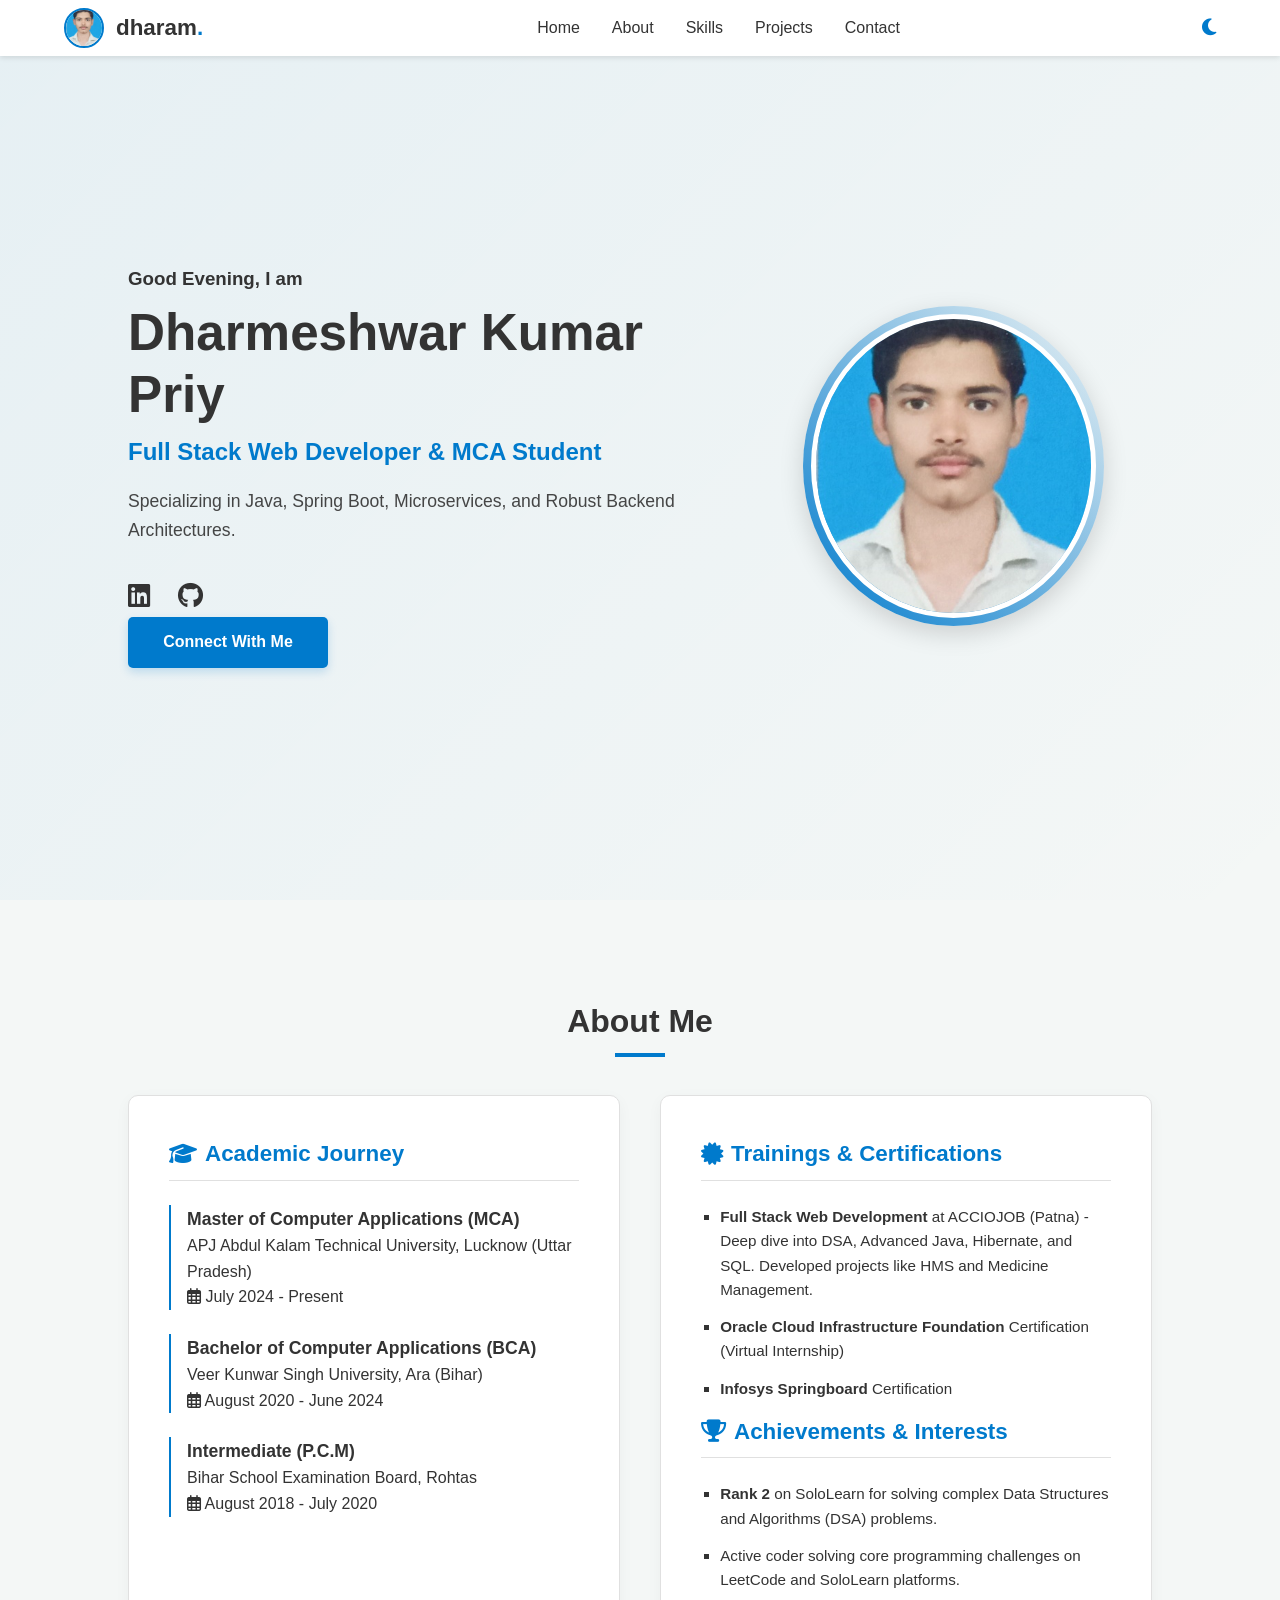
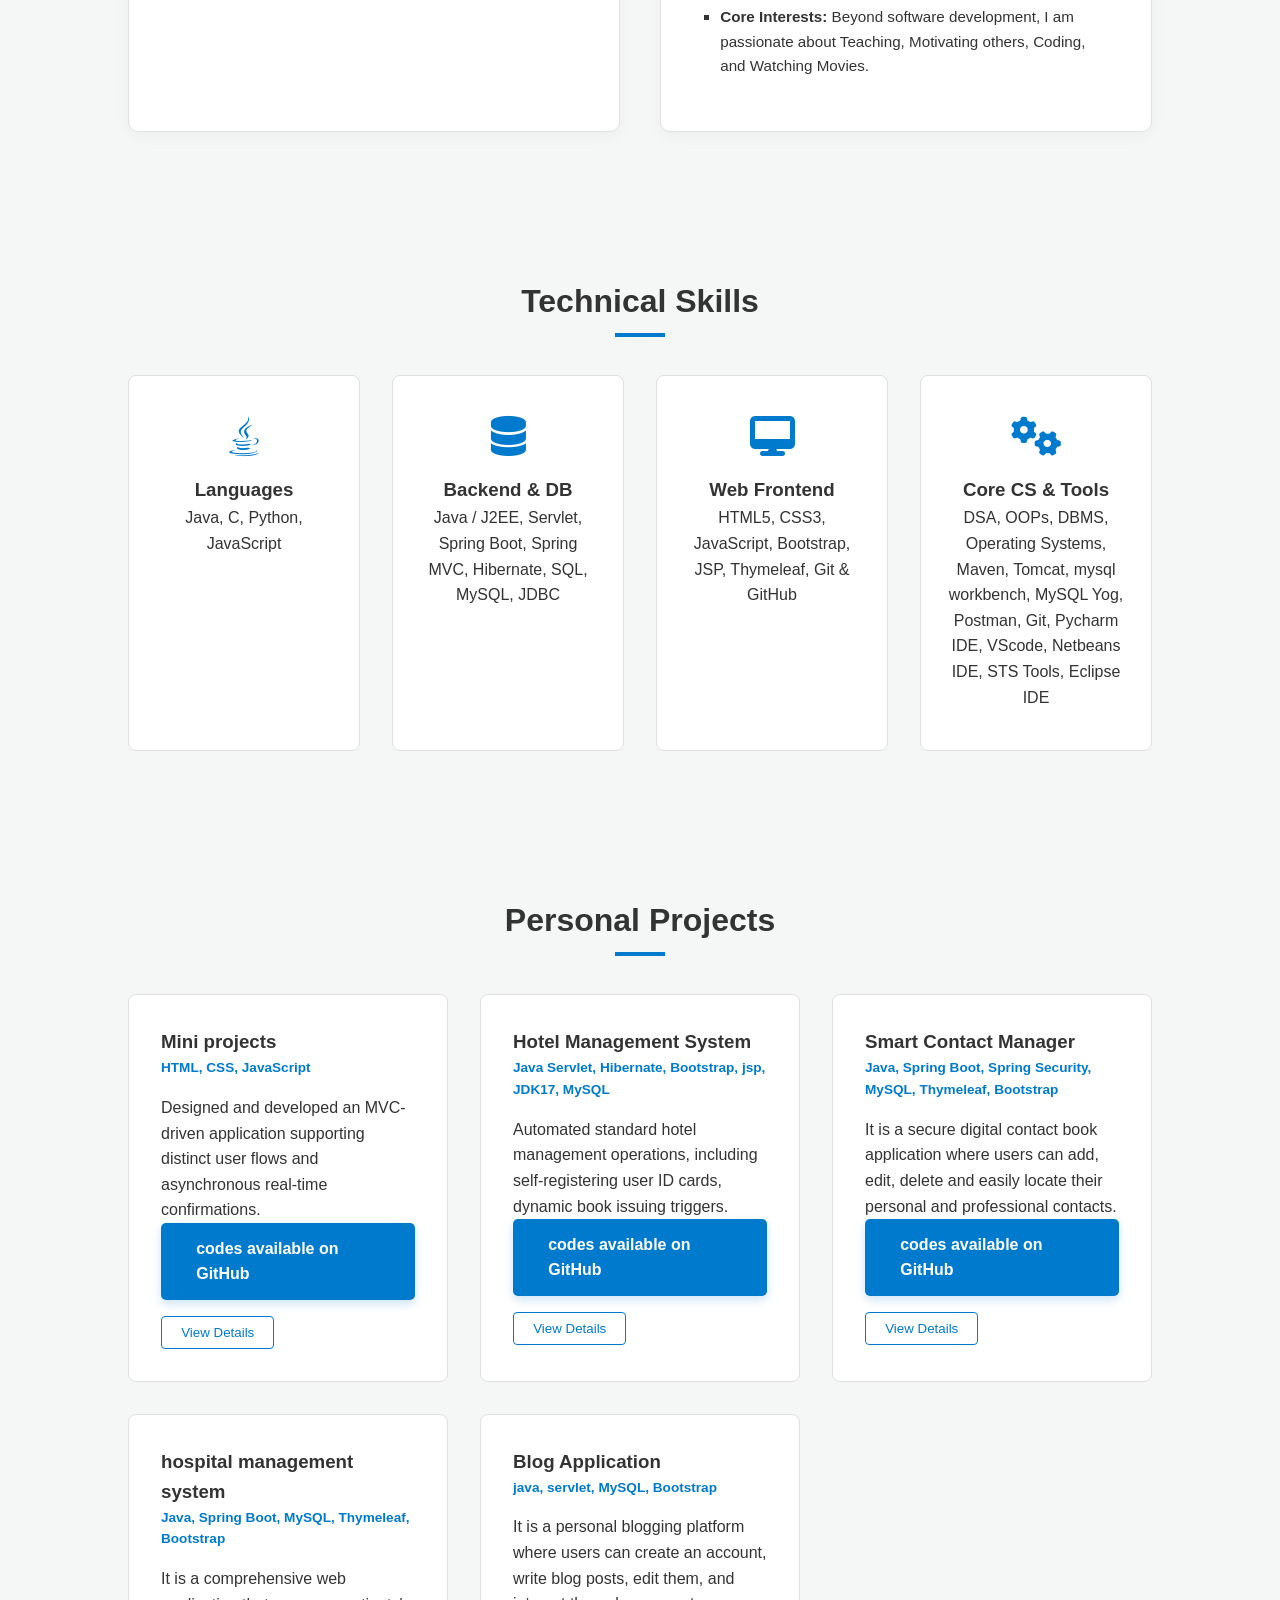
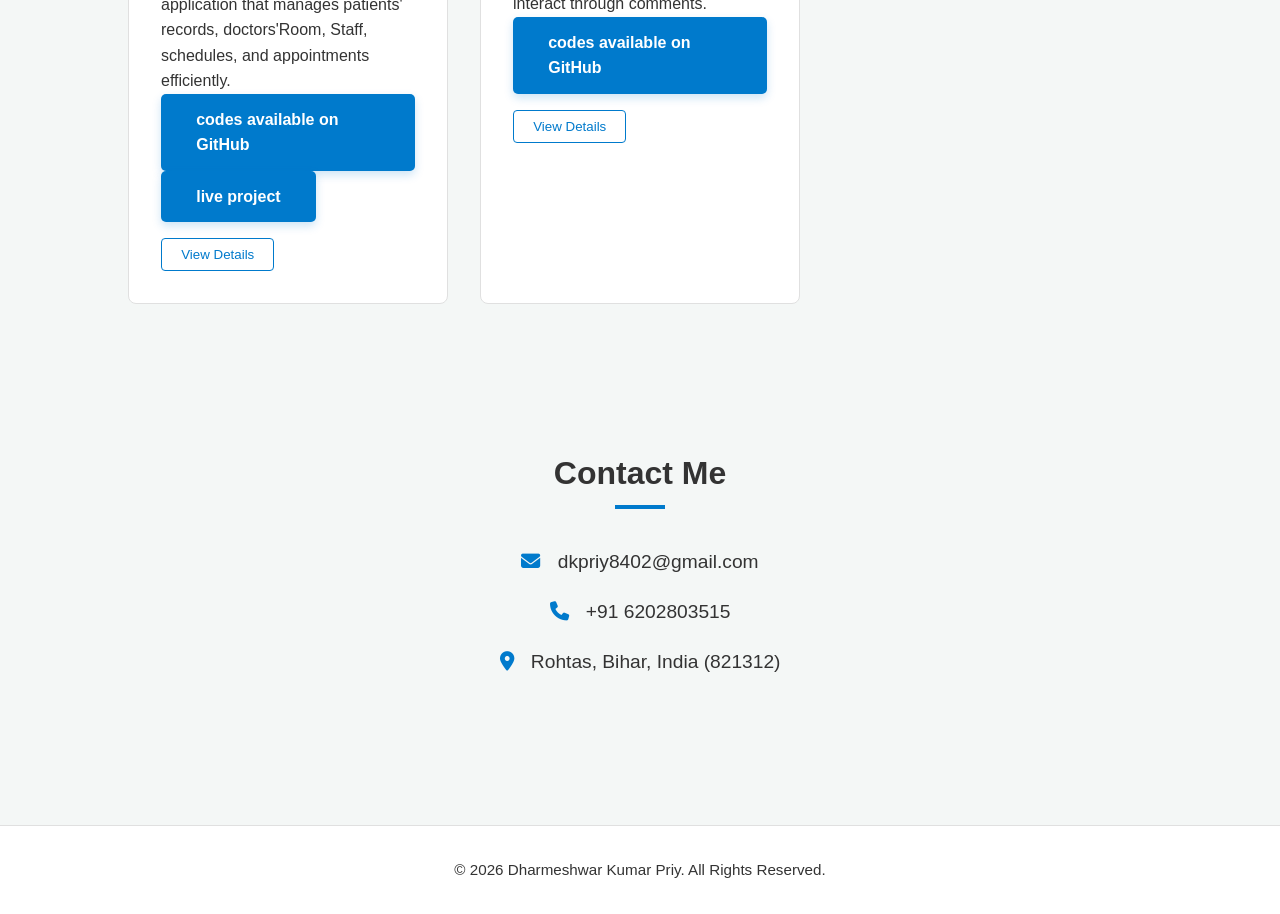
<file: index.html>
<!DOCTYPE html>
<html lang="en">
<head>
    <meta charset="UTF-8">
    <meta name="viewport" content="width=device-width, initial-scale=1.0">
    <title>Dharmeshwar Kumar Priy | Portfolio</title>
    <link rel="stylesheet" href="style.css">
    <!-- Font Awesome for Icons -->
    <link rel="stylesheet" href="https://cdnjs.cloudflare.com/ajax/libs/font-awesome/6.4.0/css/all.min.css">
</head>
<body>

    <!-- Header / Navbar -->
    <header>
        <div class="logo-container">
            <!-- Referencing your image file verbatim -->
            <img src="img/pic.jpg" alt="Dharmeshwar Kumar Priy" class="nav-photo-logo">
            <div class="logo-text">dharam<span>.</span></div>
        </div>
        <nav>
            <ul class="nav-links">
                <li><a href="#home">Home</a></li>
                <li><a href="#about">About</a></li>
                <li><a href="#skills">Skills</a></li>
                <li><a href="#projects">Projects</a></li>
                <li><a href="#contact">Contact</a></li>
            </ul>
        </nav>
        <div class="theme-toggle">
            <i class="fas fa-moon" id="theme-icon"></i>
        </div>
    </header>

    <!-- Hero Section -->
       <section id="home" class="hero">
        <div class="hero-container">
            <!-- Left Side Content -->
            <div class="hero-content">
                <h3>Hello, I am</h3>
                <h1>Dharmeshwar Kumar Priy</h1>
                <h2>Full Stack Web Developer & MCA Student</h2>
                <p>Specializing in Java, Spring Boot, Microservices, and Robust Backend Architectures.</p>
                <div class="social-icons">
                    <a href="https://www.linkedin.com/in/dharmeshwar-kumar-priy-694b16216" target="_blank"><i class="fab fa-linkedin"></i></a>
                    <a href="https://github.com/Dharmeshwarkumarpriy" target="_blank"><i class="fab fa-github"></i></a>
                </div>
                <a href="#contact" class="btn">Connect With Me</a>
            </div>
            
            <!-- Right Side Profile Image Layout -->
            <div class="hero-image-container">
                <div class="profile-img-frame">
                    <!-- Referencing your file verbatim -->
                    <img src="img/pic.jpg" alt="Dharmeshwar Kumar Priy Profile" class="hero-profile-pic">
                </div>
            </div>
        </div>
    </section>

    <!-- Detailed About Section -->
    <section id="about" class="about">
        <h2 class="section-title">About Me</h2>
        <div class="about-container">
            <div class="about-card-detailed">
                <h3><i class="fas fa-graduation-cap"></i> Academic Journey</h3>
                <div class="timeline-item">
                    <h4>Master of Computer Applications (MCA)</h4>
                    <p class="institution">APJ Abdul Kalam Technical University, Lucknow (Uttar Pradesh)</p>
                    <p class="duration"><i class="far fa-calendar-alt"></i> July 2024 - Present</p>
                </div>
                <div class="timeline-item">
                    <h4>Bachelor of Computer Applications (BCA)</h4>
                    <p class="institution">Veer Kunwar Singh University, Ara (Bihar)</p>
                    <p class="duration"><i class="far fa-calendar-alt"></i> August 2020 - June 2024</p>
                </div>
                <div class="timeline-item">
                    <h4>Intermediate (P.C.M)</h4>
                    <p class="institution">Bihar School Examination Board, Rohtas</p>
                    <p class="duration"><i class="far fa-calendar-alt"></i> August 2018 - July 2020</p>
                </div>
            </div>

            <div class="about-card-detailed">
                <h3><i class="fas fa-certificate"></i> Trainings & Certifications</h3>
                <ul class="about-list">
                    <li><strong>Full Stack Web Development</strong> at ACCIOJOB (Patna) - Deep dive into DSA, Advanced Java, Hibernate, and SQL. Developed projects like HMS and Medicine Management.</li>
                    <li><strong>Oracle Cloud Infrastructure Foundation</strong> Certification (Virtual Internship)</li>
                    <li><strong>Infosys Springboard</strong> Certification</li>
                </ul>

                <h3><i class="fas fa-trophy"></i> Achievements & Interests</h3>
                <ul class="about-list">
                    <li><strong>Rank 2</strong> on SoloLearn for solving complex Data Structures and Algorithms (DSA) problems.</li>
                    <li>Active coder solving core programming challenges on LeetCode and SoloLearn platforms.</li>
                    <li><strong>Core Interests:</strong> Beyond software development, I am passionate about Teaching, Motivating others, Coding, and Watching Movies.</li>
                </ul>
            </div>
        </div>
    </section>

    <!-- Skills Section -->
    <section id="skills" class="skills">
        <h2 class="section-title">Technical Skills</h2>
        <div class="skills-grid">
            <div class="skill-card">
                <i class="fab fa-java"></i>
                <h3>Languages</h3>
                <p>Java, C, Python, JavaScript</p>
            </div>
            <div class="skill-card">
                <i class="fas fa-database"></i>
                <h3>Backend & DB</h3>
                <p>Java / J2EE, Servlet, Spring Boot, Spring MVC, Hibernate, SQL, MySQL, JDBC</p>
            </div>
            <div class="skill-card">
                <i class="fas fa-desktop"></i>
                <h3>Web Frontend</h3>
                <p>HTML5, CSS3, JavaScript, Bootstrap, JSP, Thymeleaf, Git & GitHub</p>
            </div>
            <div class="skill-card">
                <i class="fas fa-cogs"></i>
                <h3>Core CS & Tools</h3>
                <p>DSA, OOPs, DBMS, Operating Systems, Maven, Tomcat, mysql workbench, MySQL Yog, Postman, Git, Pycharm IDE, VScode, Netbeans IDE, STS Tools, Eclipse IDE</p>
            </div>
        </div>
    </section>

    <!-- Projects Section -->
    <section id="projects" class="projects">
        <h2 class="section-title">Personal Projects</h2>
        <div class="projects-container">
            <!-- Project 1 -->
            <div class="project-card">
                <h3>Mini projects</h3>
                <p class="tech-stack">HTML, CSS, JavaScript</p>
                <p>Designed and developed an MVC-driven application supporting distinct user flows and asynchronous real-time confirmations.</p>
                <a href="https://github.com/Dharmeshwarkumarpriy/javaScript-web-project" class="btn btn-dark w-100" target="_blank">
                    <i class="bi bi-github"></i>codes available on GitHub</a>
           
                <button class="project-btn" onclick="toggleDetails('proj1')">View Details</button>
                <div id="proj1" class="project-details hidden">
                    <p><strong>Highlights:</strong> Optimized cart updates and state persistence handling between user and computer mind seamlessly.
                        project name _____ || key point ________ || discription ______________ ||

                        project __________ || tic-tac game _____ || tic-tac-toe game _________ ||
                        
                        project2 _________ || rock paper game __ || rock paper scissor game __ ||</p>
                </div>
            </div>

            <!-- Project 2 -->
            <div class="project-card">
                <h3>Hotel Management System</h3>
                <p class="tech-stack">Java Servlet, Hibernate, Bootstrap, jsp, JDK17, MySQL</p>
                <p>Automated standard hotel management operations, including self-registering user ID cards, dynamic book issuing triggers.</p>
                <a href="https://github.com/Dharmeshwarkumarpriy/Java-Netbeans-Project/tree/main/HMS" class="btn btn-dark w-100" target="_blank">
                    <i class="bi bi-github"></i>codes available on GitHub</a>

                    <!-- <a href="https://springbootproject-production-bad9.up.railway.app/" class="btn btn-dark w-100" target="_blank">
                        <i class="bi bi-github"></i>live project</a>
                -->
           
                <button class="project-btn" onclick="toggleDetails('proj2')">View Details</button>
                <div id="proj2" class="project-details hidden">
                    <p><strong>Highlights:</strong> Documented standard API layers using bootstrap UI integration to ensure maintainable micro-operations.</p>
                </div>
            </div>

            <!-- Project 3 -->
            <div class="project-card">
                <h3>Smart Contact Manager</h3>
                <p class="tech-stack">Java, Spring Boot, Spring Security, MySQL, Thymeleaf, Bootstrap</p>
                <p>It is a secure digital contact book application where users can add, edit, delete and easily locate their personal and professional contacts.</p>
                <a href="https://github.com/Dharmeshwarkumarpriy/springBootProject/tree/main/smartcontactmanager" class="btn btn-dark w-100" target="_blank">
                    <i class="bi bi-github"></i>codes available on GitHub</a>
           
                <button class="project-btn" onclick="toggleDetails('proj3')">View Details</button>
                <div id="proj3" class="project-details hidden">
                    <p><strong>Highlights:</strong> Documented standard API layers using Swagger UI integration to ensure maintainable micro-operations. 
                        But this project is not finesh yet because work in progress</p>
                </div>
            </div>

            <!-- Project 4 -->
            <div class="project-card">
                <h3>hospital management system</h3>
                <p class="tech-stack">Java, Spring Boot, MySQL, Thymeleaf, Bootstrap</p>
                <p>It is a comprehensive web application that manages patients' records, doctors'Room, Staff, schedules, and appointments efficiently.</p>
                <a href="https://github.com/Dharmeshwarkumarpriy/springBootProject/tree/main/hospital-management" class="btn btn-dark w-100" target="_blank">
                    <i class="bi bi-github"></i>codes available on GitHub</a>
          
                    <a href="https://springbootproject-production-bad9.up.railway.app/" class="btn btn-dark w-100" target="_blank">
                        <i class="bi bi-github"></i>live project</a>
               
                <button class="project-btn" onclick="toggleDetails('proj4')">View Details</button>
                <div id="proj4" class="project-details hidden">
                    <p><strong>Highlights:</strong> Documented standard API layers using Swagger UI integration to ensure maintainable micro-operations.</p>
                </div>
            </div>

            <!-- Project 5 -->
            <div class="project-card">
                <h3>Blog Application</h3>
                <p class="tech-stack">java, servlet, MySQL, Bootstrap</p>
                <p> It is a personal blogging platform where users can create an account, write blog posts, edit them, and interact through comments.</p>
                <a href="https://github.com/Dharmeshwarkumarpriy/Java-Netbeans-Project/tree/main/blog" class="btn btn-dark w-100" target="_blank">
                    <i class="bi bi-github"></i> codes available on GitHub</a>
          
                <button class="project-btn" onclick="toggleDetails('proj5')">View Details</button>
                <div id="proj5" class="project-details hidden">
                    <p><strong>Highlights:</strong> Documented standard API layers using Swagger UI integration to ensure maintainable micro-operations.</p>
                </div>
            </div>



        </div>
    </section>

       <!-- Contact Section -->
    <section id="contact" class="contact">
        <h2 class="section-title">Contact Me</h2>
        <div class="contact-info">
            <!-- <div class="d-flex justify-content-center gap-4 fs-5">
                <a href="dkpriy8402@gmail.com" class="text-white text-decoration-none">
                    <i class="fas fa-envelope"></i> dkpriy8402@gmail.com
                </a><br>
                <a href="https://www.linkedin.com/in/dharmeshwar-kumar-priy-694b16216?utm_source=share&utm_campaign=share_via&utm_content=profile&utm_medium=android_app" class="text-white text-decoration-none" target="_blank">
                    <i class="fab fa-linkedin"></i> LinkedIn Profile
                </a>
            </div> -->
            <p><i class="fas fa-envelope"></i> dkpriy8402@gmail.com</p>
            <p><i class="fas fa-phone"></i> +91 6202803515</p>
            <p><i class="fas fa-map-marker-alt"></i> Rohtas, Bihar, India (821312)</p>
        </div>
    </section>

    <!-- Footer -->
    <footer>
        <p>&copy; 2026 Dharmeshwar Kumar Priy. All Rights Reserved.</p>
    </footer>

    <script src="script.js"></script>
</body>
</html>
</file>
<file: style.css>
/* Global Variables */
:root {
    --bg-color: #f4f7f6;
    --text-color: #333;
    --primary-color: #007acc;
    --card-bg: #ffffff;
    --header-bg: #ffffff;
    --border-color: #e0e0e0;
}

[data-theme="dark"] {
    --bg-color: #121212;
    --text-color: #e0e0e0;
    --primary-color: #4da3ff;
    --card-bg: #1e1e1e;
    --header-bg: #1a1a1a;
    --border-color: #333333;
}

* {
    margin: 0;
    padding: 0;
    box-sizing: border-box;
    font-family: 'Segoe UI', Tahoma, Geneva, Verdana, sans-serif;
    transition: background-color 0.3s, color 0.3s, border-color 0.3s;
}

html {
    scroll-behavior: smooth;
}

body {
    background-color: var(--bg-color);
    color: var(--text-color);
    line-height: 1.6;
}

/* Header Navbar */
header {
    position: fixed;
    top: 0;
    width: 100%;
    background-color: var(--header-bg);
    display: flex;
    justify-content: space-between;
    align-items: center;
    padding: 0.5rem 5%;
    box-shadow: 0 2px 5px rgba(0,0,0,0.1);
    z-index: 1000;
}

.logo-container {
    display: flex;
    align-items: center;
    gap: 0.75rem;
}

.nav-photo-logo {
    width: 40px;
    height: 40px;
    border-radius: 50%;
    object-fit: cover;
    border: 2px solid var(--primary-color);
}

.logo-text {
    font-size: 1.4rem;
    font-weight: bold;
}
.logo-text span { color: var(--primary-color); }

nav ul { display: flex; list-style: none; }
nav ul li { margin-left: 2rem; }
nav ul li a { text-decoration: none; color: var(--text-color); font-weight: 500; }
nav ul li a:hover { color: var(--primary-color); }

.theme-toggle { cursor: pointer; font-size: 1.2rem; color: var(--primary-color); }

/* Layout Split Hero (Home) Section */
.hero {
    display: flex;
    align-items: center;
    min-height: 100vh;
    padding-top: 5rem;
    background: linear-gradient(135deg, rgba(0,122,204,0.06) 0%, rgba(0,0,0,0) 100%);
}

.hero-container {
    display: grid;
    grid-template-columns: 1.2fr 0.8fr;
    gap: 2rem;
    align-items: center;
    width: 100%;
}

.hero-content h1 { font-size: 3.2rem; margin: 0.5rem 0; line-height: 1.2; }
.hero-content h2 { color: var(--primary-color); margin-bottom: 1rem; font-weight: 600; }
.hero-content p { max-width: 600px; margin-bottom: 2rem; font-size: 1.1rem; opacity: 0.9; }

.social-icons a {
    font-size: 1.6rem;
    color: var(--text-color);
    margin-right: 1.5rem;
    text-decoration: none;
}
.social-icons a:hover { color: var(--primary-color); }

.btn {
    display: inline-block;
    padding: 0.8rem 2.2rem;
    background-color: var(--primary-color);
    color: #fff;
    text-decoration: none;
    border-radius: 5px;
    font-weight: bold;
    box-shadow: 0 4px 10px rgba(0,122,204,0.2);
}

/* Profile Picture Design (Right Side) */
.hero-image-container {
    display: flex;
    justify-content: center;
    align-items: center;
}

.profile-img-frame {
    width: 301px;
    height: 320px;
    border-radius: 50%;
    padding: 8px;
    background: linear-gradient(45deg, var(--primary-color), transparent);
    box-shadow: 0 8px 25px rgba(0, 0, 0, 0.15);
}

.hero-profile-pic {
    width: 100%;
    height: 100%;
    border-radius: 50%;
    object-fit: cover;
    border: 5px solid var(--card-bg);
}

/* Sections Configuration */
section { padding: 6rem 10% 3rem 10%; }
.section-title { text-align: center; font-size: 2rem; margin-bottom: 3rem; position: relative; }
.section-title::after { content: ''; width: 50px; height: 4px; background-color: var(--primary-color); position: absolute; bottom: -10px; left: 50%; transform: translateX(-50%); }

/* Detailed About Grid View */
.about-container { display: grid; grid-template-columns: repeat(auto-fit, minmax(400px, 1fr)); gap: 2.5rem; }
.about-card-detailed { background-color: var(--card-bg); padding: 2.5rem; border-radius: 10px; box-shadow: 0 4px 15px rgba(0,0,0,0.04); border: 1px solid var(--border-color); }
.about-card-detailed h3 { font-size: 1.4rem; margin-bottom: 1.5rem; color: var(--primary-color); border-bottom: 1px solid var(--border-color); padding-bottom: 0.5rem; display: flex; align-items: center; gap: 0.5rem; }
.timeline-item { margin-bottom: 1.5rem; border-left: 2px solid var(--primary-color); padding-left: 1rem; }
.timeline-item h4 { font-size: 1.1rem; }
.about-list { list-style-type: square; padding-left: 1.2rem; }
.about-list li { margin-bottom: 0.8rem; font-size: 0.95rem; }

/* Skills Layout */
.skills-grid { display: grid; grid-template-columns: repeat(auto-fit, minmax(230px, 1fr)); gap: 2rem; }
.skill-card { background-color: var(--card-bg); padding: 2.5rem 1.5rem; text-align: center; border-radius: 8px; border: 1px solid var(--border-color); }
.skill-card i { font-size: 2.5rem; color: var(--primary-color); margin-bottom: 1.2rem; }

/* Projects Layout */
.projects-container { display: grid; grid-template-columns: repeat(auto-fit, minmax(320px, 1fr)); gap: 2rem; }
.project-card { background-color: var(--card-bg); padding: 2rem; border-radius: 8px; border: 1px solid var(--border-color); }
.tech-stack { font-size: 0.85rem; color: var(--primary-color); font-weight: 600; margin-bottom: 1rem; }
.project-btn { background: none; border: 1px solid var(--primary-color); color: var(--primary-color); padding: 0.5rem 1.2rem; border-radius: 4px; cursor: pointer; margin-top: 1rem; }
.project-btn:hover { background-color: var(--primary-color); color: #fff; }
.project-details { margin-top: 1rem; padding: 0.75rem; background-color: rgba(0, 122, 204, 0.05); border-left: 3px solid var(--primary-color); }
.hidden { display: none; }

/* Contact Information & Footer */
.contact-info { text-align: center; font-size: 1.2rem; }
.contact-info p { margin: 1.2rem 0; }
.contact-info i { color: var(--primary-color); margin-right: 0.75rem; }
footer { text-align: center; padding: 2rem; background-color: var(--header-bg); margin-top: 5rem; font-size: 0.95rem; border-top: 1px solid var(--border-color); }

/* Responsive Grid Adjustments */
@media (max-width: 992px) {
    .hero-container { grid-template-columns: 1fr; text-align: center; }
    .hero-image-container { order: -1; margin-bottom: 2rem; }
    .hero-content p { margin: 0 auto 2rem auto; }
    .about-container { grid-template-columns: 1fr; }
}
</file>
